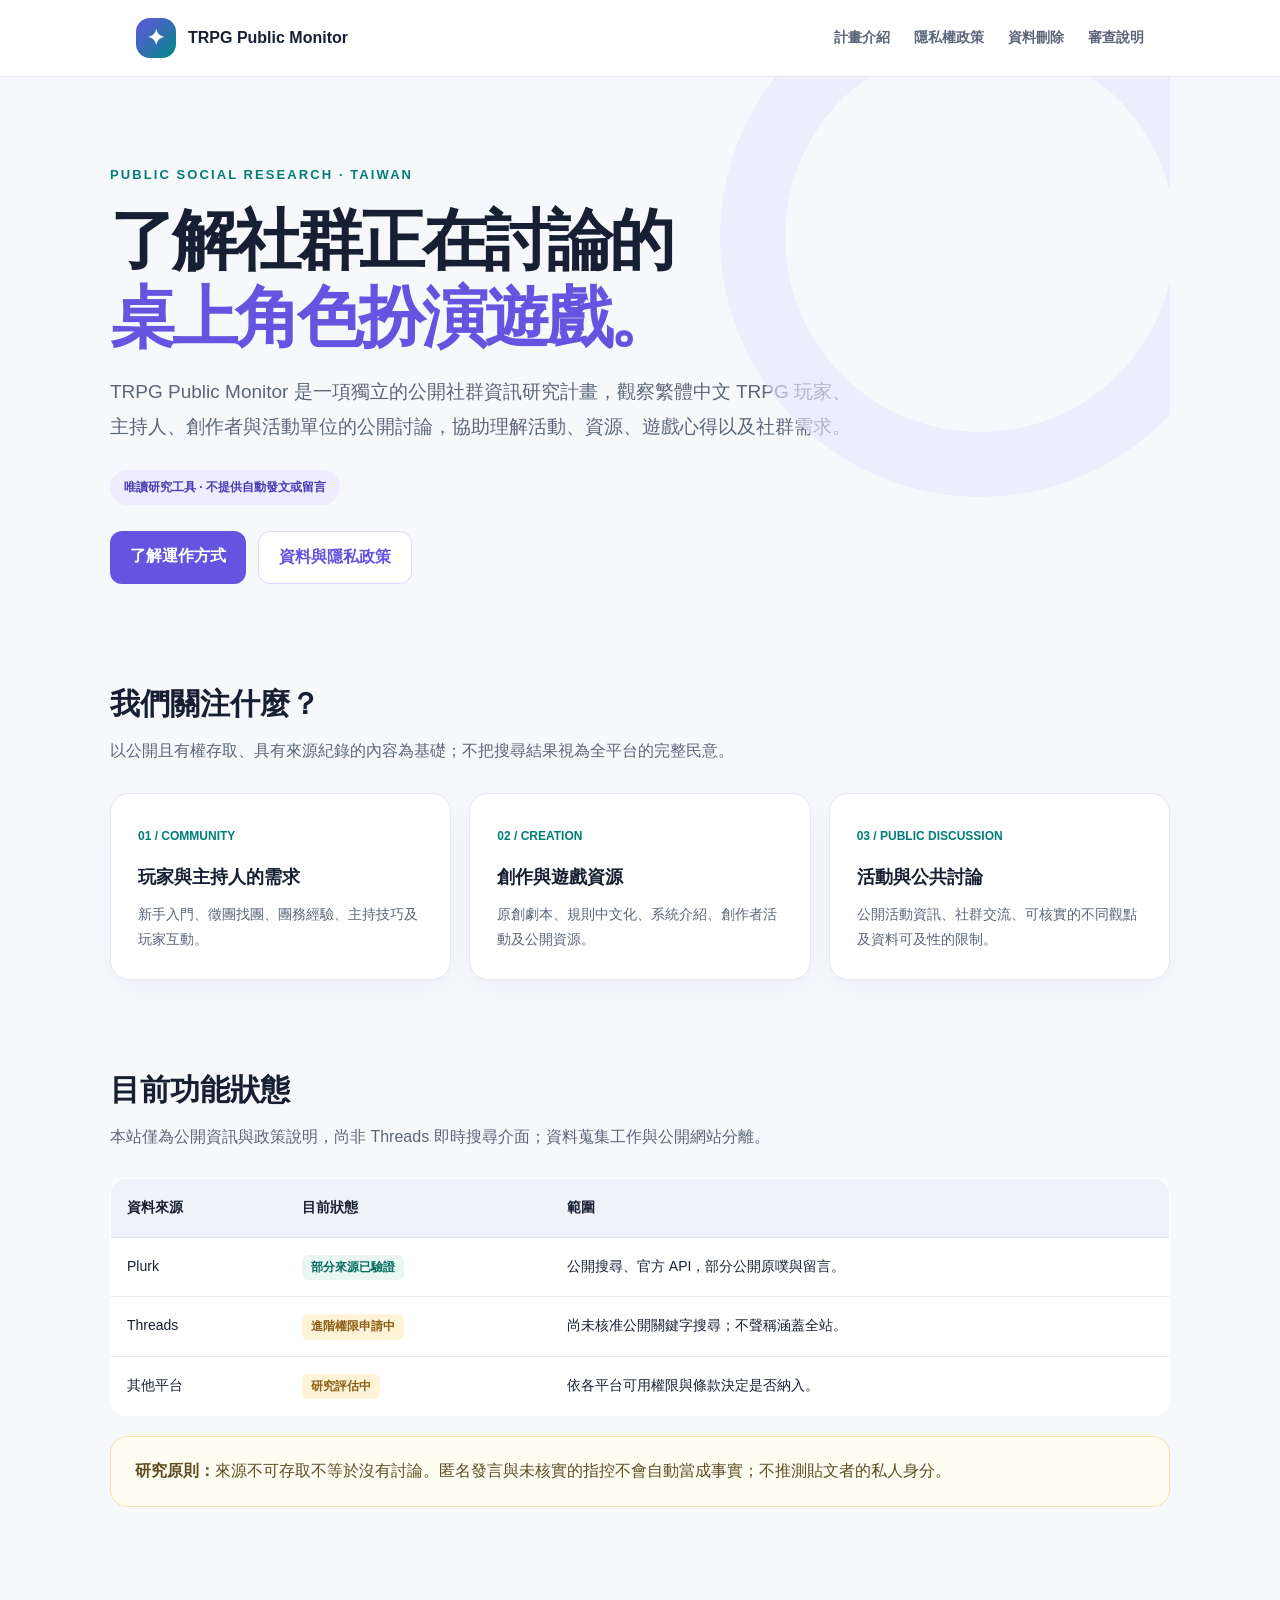
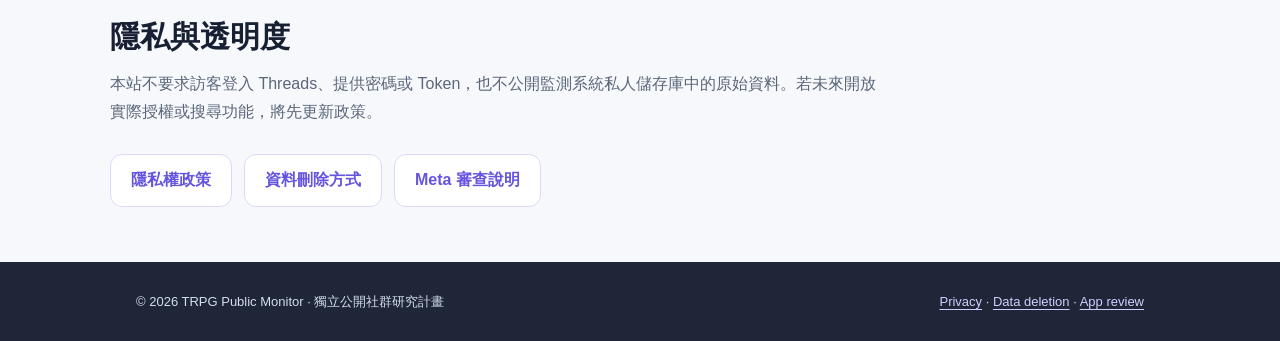
<file: index.html>
<!doctype html><html lang="zh-Hant"><head><meta charset="utf-8"><meta name="viewport" content="width=device-width,initial-scale=1"><meta name="description" content="TRPG Public Monitor：公開桌上角色扮演遊戲社群資訊研究。"><title>TRPG Public Monitor｜公開 TRPG 社群資訊觀測</title><link rel="stylesheet" href="styles.css"></head><body>
<header class="nav-wrap"><nav class="shell nav" aria-label="主要導覽"><a class="brand" href="index.html"><span class="brand-mark" aria-hidden="true">✦</span>TRPG Public Monitor</a><div class="nav-links"><a href="index.html" aria-current="page">計畫介紹</a><a href="privacy.html">隱私權政策</a><a href="deletion.html">資料刪除</a><a href="review.html">審查說明</a></div></nav></header>
<main><section class="hero shell"><p class="eyebrow">PUBLIC SOCIAL RESEARCH · TAIWAN</p><h1>了解社群正在討論的<br><em>桌上角色扮演遊戲。</em></h1><p class="lead">TRPG Public Monitor 是一項獨立的公開社群資訊研究計畫，觀察繁體中文 TRPG 玩家、主持人、創作者與活動單位的公開討論，協助理解活動、資源、遊戲心得以及社群需求。</p><span class="pill">唯讀研究工具 · 不提供自動發文或留言</span><div class="cta-row"><a class="btn" href="#how">了解運作方式</a><a class="btn alt" href="privacy.html">資料與隱私政策</a></div></section>
<section class="section shell" id="how"><h2>我們關注什麼？</h2><p class="section-sub">以公開且有權存取、具有來源紀錄的內容為基礎；不把搜尋結果視為全平台的完整民意。</p><div class="grid"><article class="card"><span class="tag">01 / COMMUNITY</span><h3>玩家與主持人的需求</h3><p>新手入門、徵團找團、團務經驗、主持技巧及玩家互動。</p></article><article class="card"><span class="tag">02 / CREATION</span><h3>創作與遊戲資源</h3><p>原創劇本、規則中文化、系統介紹、創作者活動及公開資源。</p></article><article class="card"><span class="tag">03 / PUBLIC DISCUSSION</span><h3>活動與公共討論</h3><p>公開活動資訊、社群交流、可核實的不同觀點及資料可及性的限制。</p></article></div></section>
<section class="section shell"><h2>目前功能狀態</h2><p class="section-sub">本站僅為公開資訊與政策說明，尚非 Threads 即時搜尋介面；資料蒐集工作與公開網站分離。</p><table class="status"><thead><tr><th>資料來源</th><th>目前狀態</th><th>範圍</th></tr></thead><tbody><tr><td>Plurk</td><td><span class="state">部分來源已驗證</span></td><td>公開搜尋、官方 API，部分公開原噗與留言。</td></tr><tr><td>Threads</td><td><span class="state wait">進階權限申請中</span></td><td>尚未核准公開關鍵字搜尋；不聲稱涵蓋全站。</td></tr><tr><td>其他平台</td><td><span class="state wait">研究評估中</span></td><td>依各平台可用權限與條款決定是否納入。</td></tr></tbody></table><div class="notice"><strong>研究原則：</strong>來源不可存取不等於沒有討論。匿名發言與未核實的指控不會自動當成事實；不推測貼文者的私人身分。</div></section>
<section class="section shell"><h2>隱私與透明度</h2><p class="section-sub">本站不要求訪客登入 Threads、提供密碼或 Token，也不公開監測系統私人儲存庫中的原始資料。若未來開放實際授權或搜尋功能，將先更新政策。</p><div class="cta-row"><a class="btn alt" href="privacy.html">隱私權政策</a><a class="btn alt" href="deletion.html">資料刪除方式</a><a class="btn alt" href="review.html">Meta 審查說明</a></div></section></main>
<footer class="footer"><div class="shell footer-inner"><p>© 2026 TRPG Public Monitor · 獨立公開社群研究計畫</p><p><a href="privacy.html">Privacy</a> · <a href="deletion.html">Data deletion</a> · <a href="review.html">App review</a></p></div></footer></body></html>
</file>
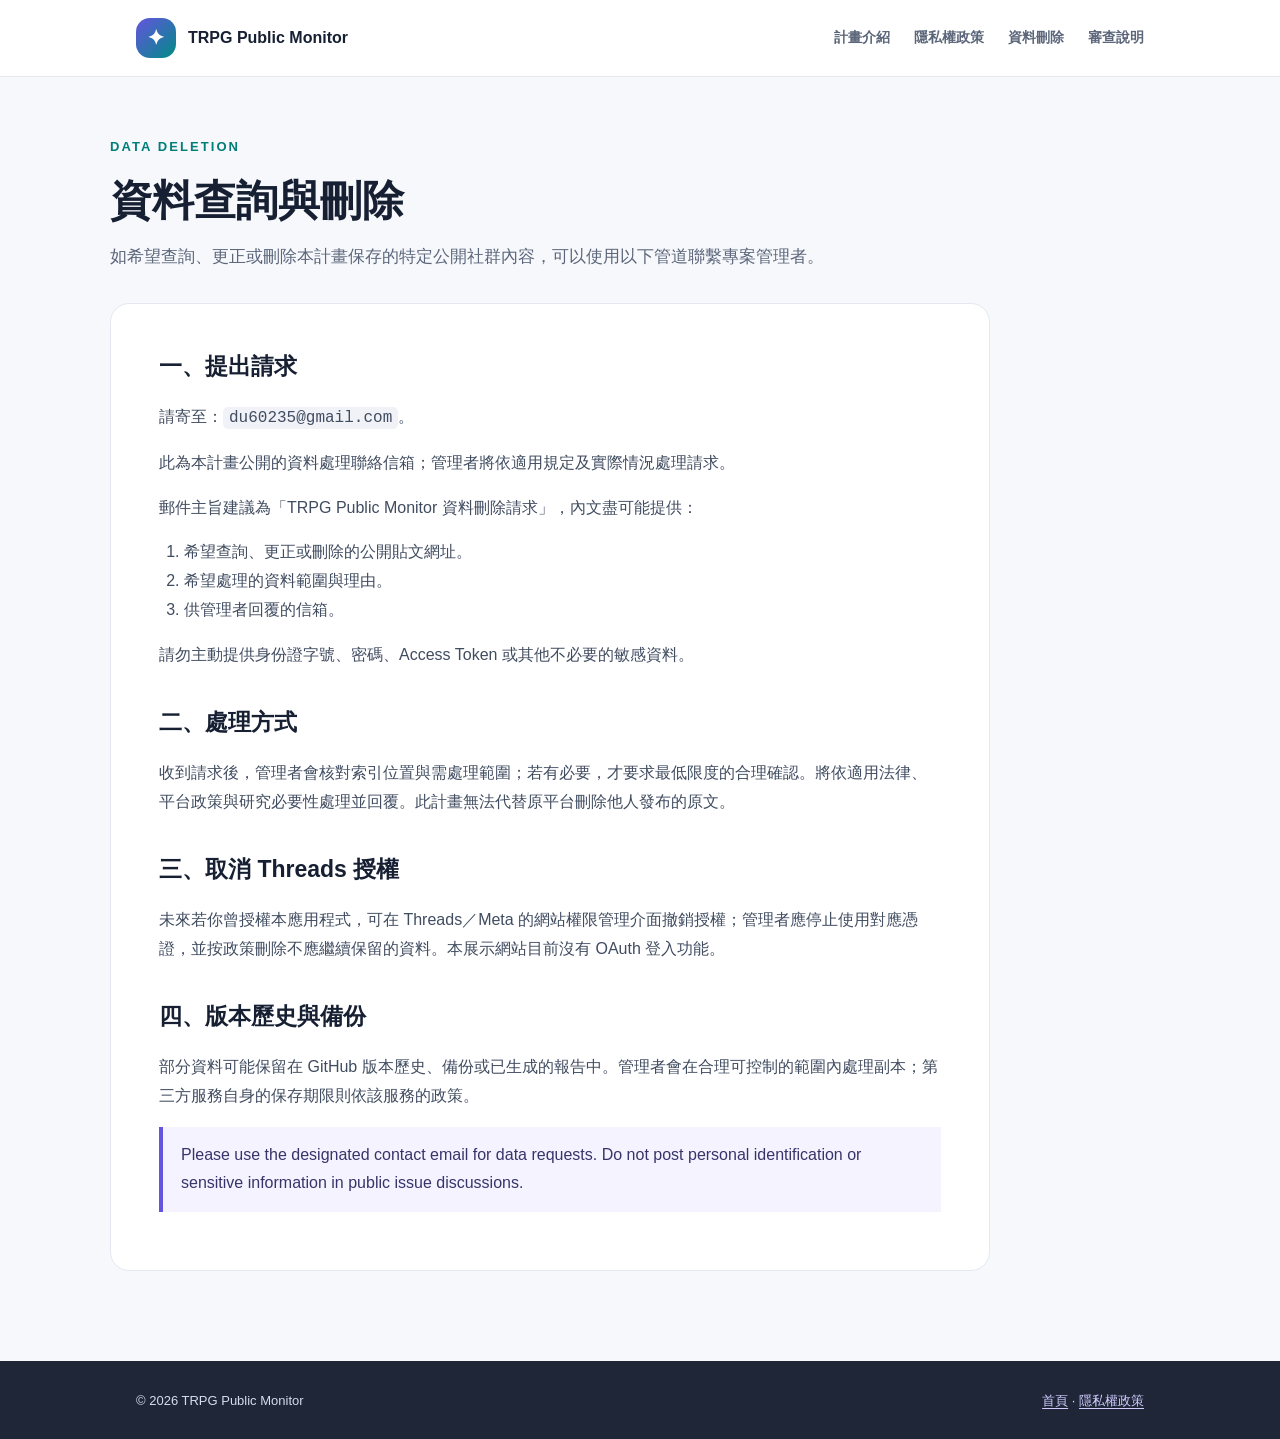
<file: deletion.html>
<!doctype html><html lang="zh-Hant"><head><meta charset="utf-8"><meta name="viewport" content="width=device-width,initial-scale=1"><meta name="description" content="TRPG Public Monitor 資料查詢、更正及刪除說明。"><title>資料刪除｜TRPG Public Monitor</title><link rel="stylesheet" href="styles.css"></head><body>
<header class="nav-wrap"><nav class="shell nav"><a class="brand" href="index.html"><span class="brand-mark">✦</span>TRPG Public Monitor</a><div class="nav-links"><a href="index.html">計畫介紹</a><a href="privacy.html">隱私權政策</a><a href="deletion.html" aria-current="page">資料刪除</a><a href="review.html">審查說明</a></div></nav></header>
<main class="shell page"><p class="eyebrow">DATA DELETION</p><h1>資料查詢與刪除</h1><p class="intro">如希望查詢、更正或刪除本計畫保存的特定公開社群內容，可以使用以下管道聯繫專案管理者。</p><article class="article">
<h2>一、提出請求</h2><p>請寄至：<code>du60235@gmail.com</code>。</p><p>此為本計畫公開的資料處理聯絡信箱；管理者將依適用規定及實際情況處理請求。</p><p>郵件主旨建議為「TRPG Public Monitor 資料刪除請求」，內文盡可能提供：</p><ol><li>希望查詢、更正或刪除的公開貼文網址。</li><li>希望處理的資料範圍與理由。</li><li>供管理者回覆的信箱。</li></ol><p>請勿主動提供身份證字號、密碼、Access Token 或其他不必要的敏感資料。</p>
<h2>二、處理方式</h2><p>收到請求後，管理者會核對索引位置與需處理範圍；若有必要，才要求最低限度的合理確認。將依適用法律、平台政策與研究必要性處理並回覆。此計畫無法代替原平台刪除他人發布的原文。</p>
<h2>三、取消 Threads 授權</h2><p>未來若你曾授權本應用程式，可在 Threads／Meta 的網站權限管理介面撤銷授權；管理者應停止使用對應憑證，並按政策刪除不應繼續保留的資料。本展示網站目前沒有 OAuth 登入功能。</p>
<h2>四、版本歷史與備份</h2><p>部分資料可能保留在 GitHub 版本歷史、備份或已生成的報告中。管理者會在合理可控制的範圍內處理副本；第三方服務自身的保存期限則依該服務的政策。</p><p class="note">Please use the designated contact email for data requests. Do not post personal identification or sensitive information in public issue discussions.</p>
</article></main><footer class="footer"><div class="shell footer-inner"><p>© 2026 TRPG Public Monitor</p><p><a href="index.html">首頁</a> · <a href="privacy.html">隱私權政策</a></p></div></footer></body></html>
</file>
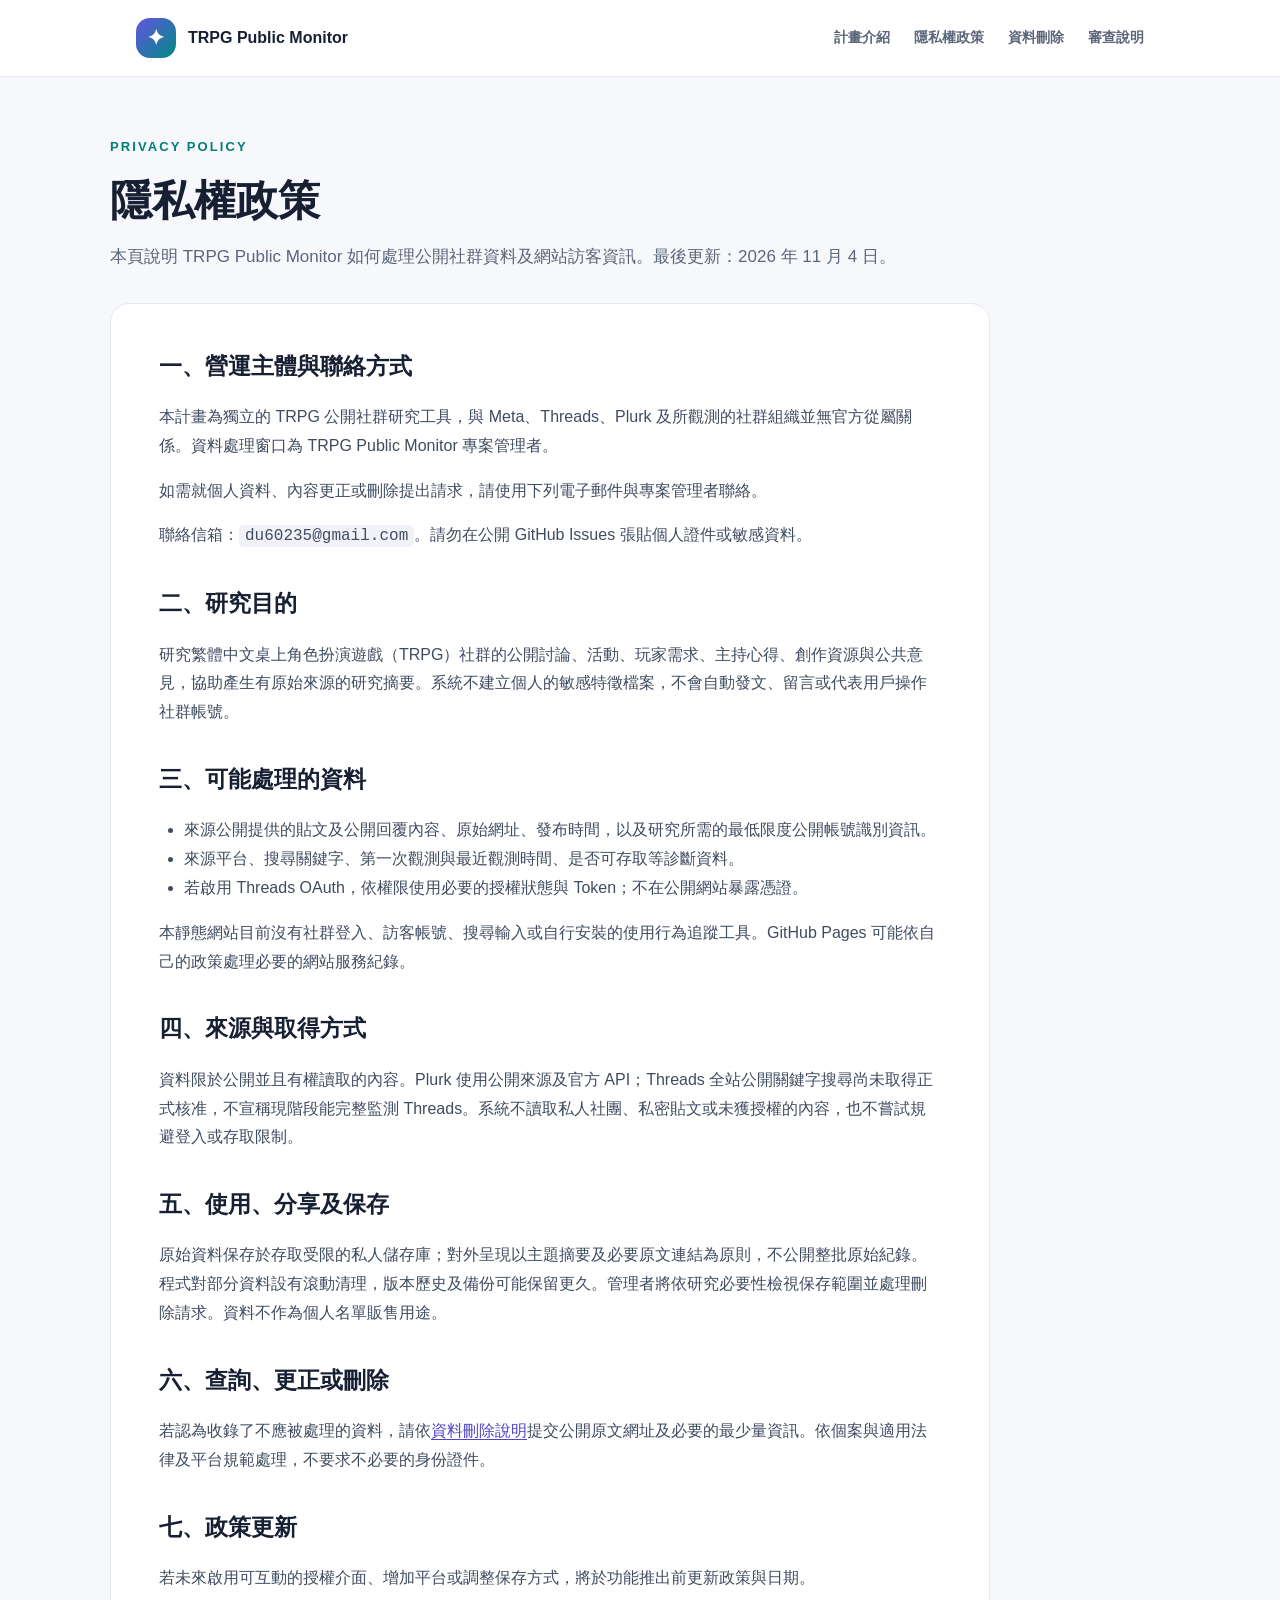
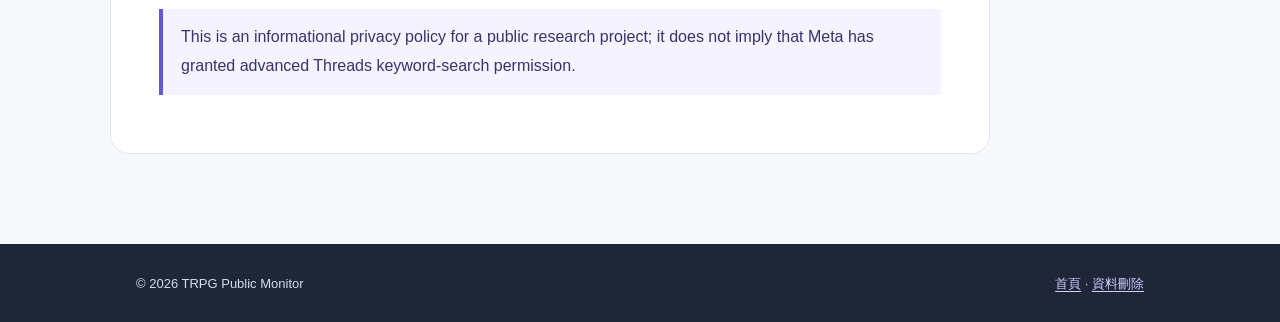
<file: privacy.html>
<!doctype html><html lang="zh-Hant"><head><meta charset="utf-8"><meta name="viewport" content="width=device-width,initial-scale=1"><meta name="description" content="TRPG Public Monitor 隱私權政策與公開研究資料處理。"><title>隱私權政策｜TRPG Public Monitor</title><link rel="stylesheet" href="styles.css"></head><body>
<header class="nav-wrap"><nav class="shell nav"><a class="brand" href="index.html"><span class="brand-mark">✦</span>TRPG Public Monitor</a><div class="nav-links"><a href="index.html">計畫介紹</a><a href="privacy.html" aria-current="page">隱私權政策</a><a href="deletion.html">資料刪除</a><a href="review.html">審查說明</a></div></nav></header>
<main class="shell page"><p class="eyebrow">PRIVACY POLICY</p><h1>隱私權政策</h1><p class="intro">本頁說明 TRPG Public Monitor 如何處理公開社群資料及網站訪客資訊。最後更新：2026 年 11 月 4 日。</p><article class="article">
<h2>一、營運主體與聯絡方式</h2><p>本計畫為獨立的 TRPG 公開社群研究工具，與 Meta、Threads、Plurk 及所觀測的社群組織並無官方從屬關係。資料處理窗口為 TRPG Public Monitor 專案管理者。</p><p>如需就個人資料、內容更正或刪除提出請求，請使用下列電子郵件與專案管理者聯絡。</p><p>聯絡信箱：<code>du60235@gmail.com</code>。請勿在公開 GitHub Issues 張貼個人證件或敏感資料。</p>
<h2>二、研究目的</h2><p>研究繁體中文桌上角色扮演遊戲（TRPG）社群的公開討論、活動、玩家需求、主持心得、創作資源與公共意見，協助產生有原始來源的研究摘要。系統不建立個人的敏感特徵檔案，不會自動發文、留言或代表用戶操作社群帳號。</p>
<h2>三、可能處理的資料</h2><ul><li>來源公開提供的貼文及公開回覆內容、原始網址、發布時間，以及研究所需的最低限度公開帳號識別資訊。</li><li>來源平台、搜尋關鍵字、第一次觀測與最近觀測時間、是否可存取等診斷資料。</li><li>若啟用 Threads OAuth，依權限使用必要的授權狀態與 Token；不在公開網站暴露憑證。</li></ul><p>本靜態網站目前沒有社群登入、訪客帳號、搜尋輸入或自行安裝的使用行為追蹤工具。GitHub Pages 可能依自己的政策處理必要的網站服務紀錄。</p>
<h2>四、來源與取得方式</h2><p>資料限於公開並且有權讀取的內容。Plurk 使用公開來源及官方 API；Threads 全站公開關鍵字搜尋尚未取得正式核准，不宣稱現階段能完整監測 Threads。系統不讀取私人社團、私密貼文或未獲授權的內容，也不嘗試規避登入或存取限制。</p>
<h2>五、使用、分享及保存</h2><p>原始資料保存於存取受限的私人儲存庫；對外呈現以主題摘要及必要原文連結為原則，不公開整批原始紀錄。程式對部分資料設有滾動清理，版本歷史及備份可能保留更久。管理者將依研究必要性檢視保存範圍並處理刪除請求。資料不作為個人名單販售用途。</p>
<h2>六、查詢、更正或刪除</h2><p>若認為收錄了不應被處理的資料，請依<a href="deletion.html">資料刪除說明</a>提交公開原文網址及必要的最少量資訊。依個案與適用法律及平台規範處理，不要求不必要的身份證件。</p>
<h2>七、政策更新</h2><p>若未來啟用可互動的授權介面、增加平台或調整保存方式，將於功能推出前更新政策與日期。</p><p class="note">This is an informational privacy policy for a public research project; it does not imply that Meta has granted advanced Threads keyword-search permission.</p>
</article></main><footer class="footer"><div class="shell footer-inner"><p>© 2026 TRPG Public Monitor</p><p><a href="index.html">首頁</a> · <a href="deletion.html">資料刪除</a></p></div></footer></body></html>
</file>
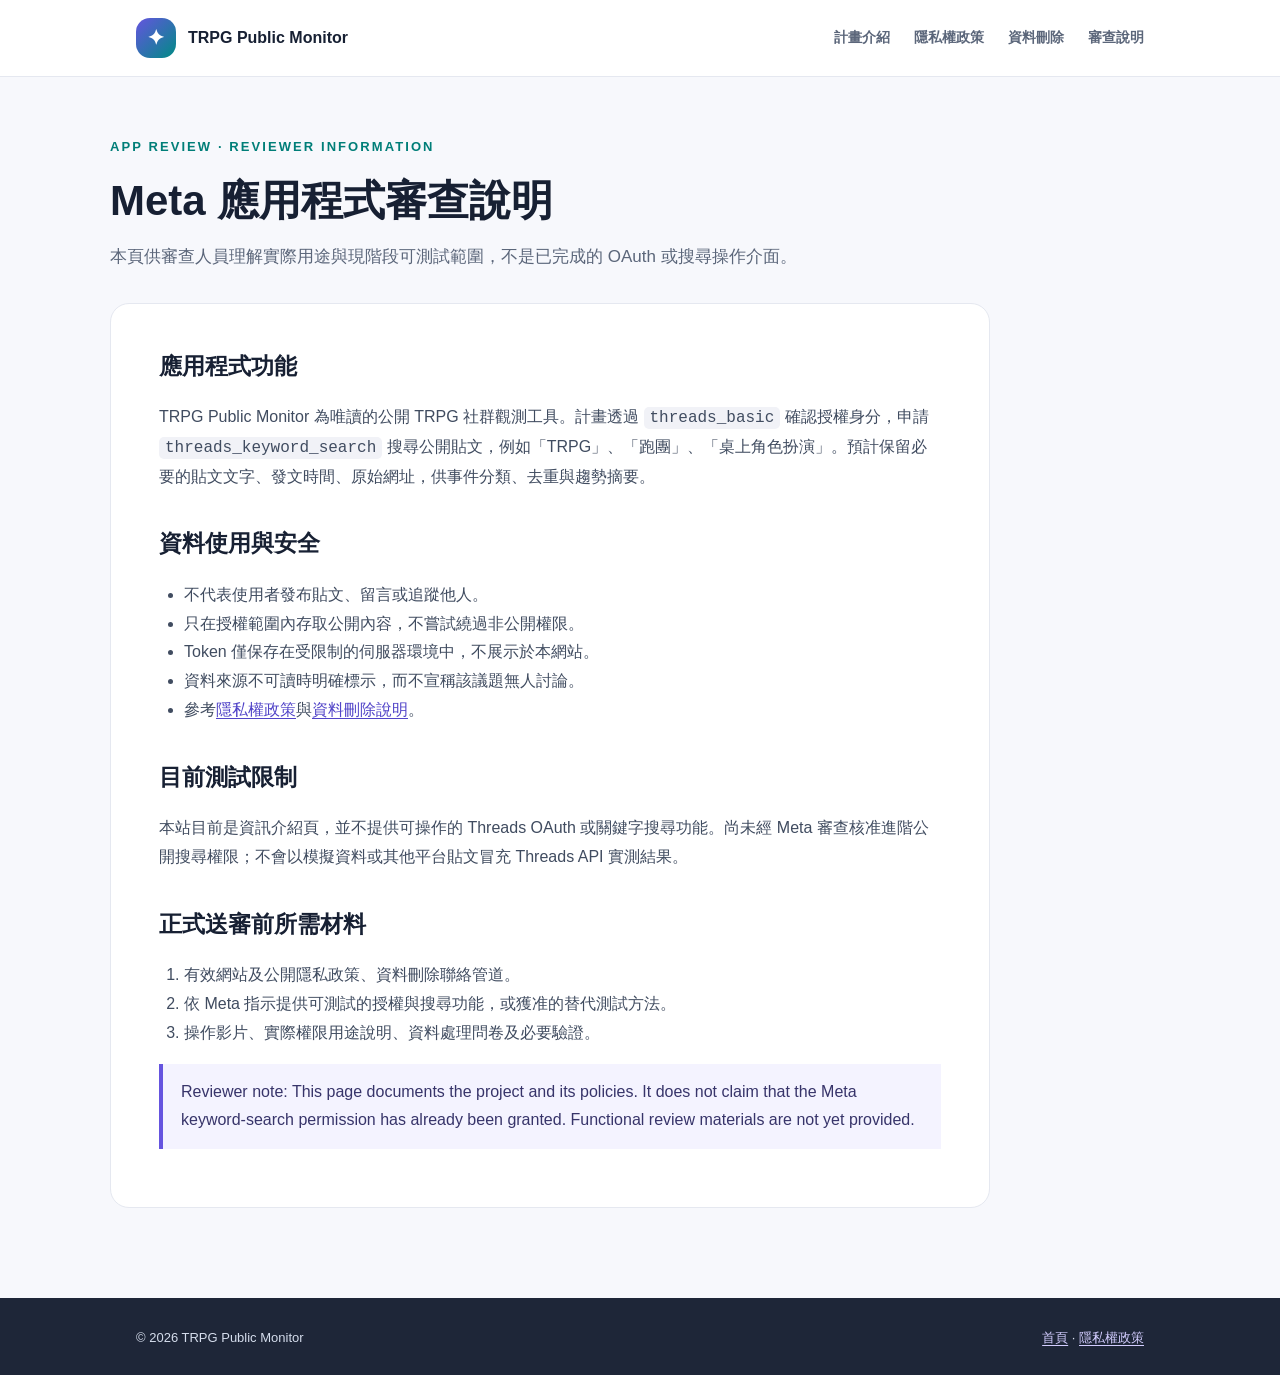
<file: review.html>
<!doctype html><html lang="zh-Hant"><head><meta charset="utf-8"><meta name="viewport" content="width=device-width,initial-scale=1"><meta name="description" content="TRPG Public Monitor Meta Threads API 審查說明。"><title>Meta 審查說明｜TRPG Public Monitor</title><link rel="stylesheet" href="styles.css"></head><body>
<header class="nav-wrap"><nav class="shell nav"><a class="brand" href="index.html"><span class="brand-mark">✦</span>TRPG Public Monitor</a><div class="nav-links"><a href="index.html">計畫介紹</a><a href="privacy.html">隱私權政策</a><a href="deletion.html">資料刪除</a><a href="review.html" aria-current="page">審查說明</a></div></nav></header>
<main class="shell page"><p class="eyebrow">APP REVIEW · REVIEWER INFORMATION</p><h1>Meta 應用程式審查說明</h1><p class="intro">本頁供審查人員理解實際用途與現階段可測試範圍，不是已完成的 OAuth 或搜尋操作介面。</p><article class="article">
<h2>應用程式功能</h2><p>TRPG Public Monitor 為唯讀的公開 TRPG 社群觀測工具。計畫透過 <code>threads_basic</code> 確認授權身分，申請 <code>threads_keyword_search</code> 搜尋公開貼文，例如「TRPG」、「跑團」、「桌上角色扮演」。預計保留必要的貼文文字、發文時間、原始網址，供事件分類、去重與趨勢摘要。</p>
<h2>資料使用與安全</h2><ul><li>不代表使用者發布貼文、留言或追蹤他人。</li><li>只在授權範圍內存取公開內容，不嘗試繞過非公開權限。</li><li>Token 僅保存在受限制的伺服器環境中，不展示於本網站。</li><li>資料來源不可讀時明確標示，而不宣稱該議題無人討論。</li><li>參考<a href="privacy.html">隱私權政策</a>與<a href="deletion.html">資料刪除說明</a>。</li></ul>
<h2>目前測試限制</h2><p>本站目前是資訊介紹頁，並不提供可操作的 Threads OAuth 或關鍵字搜尋功能。尚未經 Meta 審查核准進階公開搜尋權限；不會以模擬資料或其他平台貼文冒充 Threads API 實測結果。</p>
<h2>正式送審前所需材料</h2><ol><li>有效網站及公開隱私政策、資料刪除聯絡管道。</li><li>依 Meta 指示提供可測試的授權與搜尋功能，或獲准的替代測試方法。</li><li>操作影片、實際權限用途說明、資料處理問卷及必要驗證。</li></ol>
<p class="note">Reviewer note: This page documents the project and its policies. It does not claim that the Meta keyword-search permission has already been granted. Functional review materials are not yet provided.</p></article></main>
<footer class="footer"><div class="shell footer-inner"><p>© 2026 TRPG Public Monitor</p><p><a href="index.html">首頁</a> · <a href="privacy.html">隱私權政策</a></p></div></footer></body></html>
</file>
<file: styles.css>
:root{--bg:#f7f8fc;--surface:#fff;--ink:#172033;--muted:#5b667a;--accent:#6554df;--teal:#007e78;--line:#e5e8f0;--soft:#efecff}*{box-sizing:border-box}html{scroll-behavior:smooth}body{margin:0;font-family:Inter,-apple-system,BlinkMacSystemFont,"Noto Sans TC","Microsoft JhengHei",sans-serif;background:var(--bg);color:var(--ink);line-height:1.8}a{color:#5144c8;text-underline-offset:3px}a:hover{color:#2e2784}.shell{max-width:1060px;margin:auto;padding:0 26px}.nav-wrap{background:#fffffffa;border-bottom:1px solid var(--line);position:sticky;top:0;z-index:10}.nav{display:flex;align-items:center;justify-content:space-between;gap:18px;min-height:76px}.brand{display:inline-flex;align-items:center;gap:12px;text-decoration:none;color:var(--ink);font-weight:800}.brand-mark{display:grid;place-items:center;width:40px;height:40px;border-radius:14px;background:linear-gradient(135deg,#6554df,#008b85);color:#fff;font-size:21px}.nav-links{display:flex;gap:24px;flex-wrap:wrap}.nav-links a{color:var(--muted);font-size:14px;text-decoration:none;font-weight:650}.hero{padding:86px 0 65px;position:relative;overflow:hidden}.hero:before{content:"";position:absolute;right:-70px;top:-100px;width:390px;height:390px;border:65px solid #e9e6ff;border-radius:50%;opacity:.6;pointer-events:none}.eyebrow{color:var(--teal);font-size:13px;font-weight:800;letter-spacing:.16em;margin:0 0 16px}.hero h1{font-size:clamp(39px,6vw,66px);line-height:1.16;letter-spacing:-.055em;margin:0 0 20px;max-width:850px}.hero h1 em{font-style:normal;color:var(--accent)}.lead{font-size:19px;color:var(--muted);max-width:760px;margin:0 0 26px}.pill{display:inline-block;background:var(--soft);color:#493bb5;border-radius:100px;padding:7px 14px;font-size:12px;font-weight:750}.cta-row{display:flex;gap:12px;flex-wrap:wrap;margin-top:26px}.btn{display:inline-block;background:var(--accent);color:#fff;text-decoration:none;border-radius:12px;padding:11px 20px;font-weight:750}.btn.alt{background:#fff;color:var(--accent);border:1px solid #dcd8fb}.section{padding:35px 0 55px}.section h2{font-size:30px;line-height:1.35;margin:0 0 12px}.section-sub{color:var(--muted);margin:0 0 27px;max-width:780px}.grid{display:grid;grid-template-columns:repeat(3,minmax(0,1fr));gap:18px}.card{background:var(--surface);border:1px solid var(--line);border-radius:19px;padding:27px;box-shadow:0 9px 30px #212a5a09}.card h3{font-size:18px;margin:12px 0 8px}.card p{color:var(--muted);font-size:14px;margin:0}.card .tag{font-size:12px;color:var(--teal);font-weight:800}.notice{background:#fffdf2;border:1px solid #f3e3a9;border-radius:17px;padding:20px 24px;margin:20px 0;color:#604d24}.status{border-collapse:collapse;width:100%;background:#fff;border-radius:16px;overflow:hidden;border:1px solid var(--line)}.status th,.status td{text-align:left;padding:16px;border-bottom:1px solid var(--line);font-size:14px;vertical-align:top}.status th{background:#f0f2f9}.status tr:last-child td{border:0}.state{display:inline-block;background:#e9f6f2;color:#076c62;border-radius:6px;padding:2px 9px;font-size:12px;font-weight:750}.state.wait{background:#fff4d7;color:#8d5e14}.page{padding:58px 0 90px}.page h1{font-size:42px;margin:8px 0 13px;line-height:1.3}.page .intro{font-size:17px;color:var(--muted);max-width:810px;margin:0 0 30px}.article{max-width:880px;background:#fff;padding:42px 48px;border:1px solid var(--line);border-radius:19px}.article h2{font-size:23px;margin:32px 0 9px}.article h2:first-child{margin-top:0}.article p,.article li{color:#404c60}.article ul,.article ol{padding-left:25px}.article .note{background:#f4f3ff;border-left:4px solid var(--accent);padding:14px 18px;color:#37346a}.contact-warning{background:#fff6ea;color:#995b08;border:1px solid #f5d4a1;border-radius:9px;padding:12px 16px;font-weight:700}.footer{background:#1e2638;color:#d5ddec;padding:28px 0}.footer p{margin:0;font-size:13px}.footer a{color:#d3cdff}.footer-inner{display:flex;justify-content:space-between;gap:12px;flex-wrap:wrap}code{font-family:Consolas,monospace;background:#f1f2f7;padding:2px 6px;border-radius:5px;overflow-wrap:anywhere}@media(max-width:760px){.nav{align-items:flex-start;flex-direction:column;padding:13px 0;gap:6px}.nav-links{gap:14px}.hero{padding:62px 0 45px}.grid{grid-template-columns:1fr}.article{padding:23px}.status th,.status td{padding:10px;font-size:13px}.hero:before{opacity:.3}}
</file>
